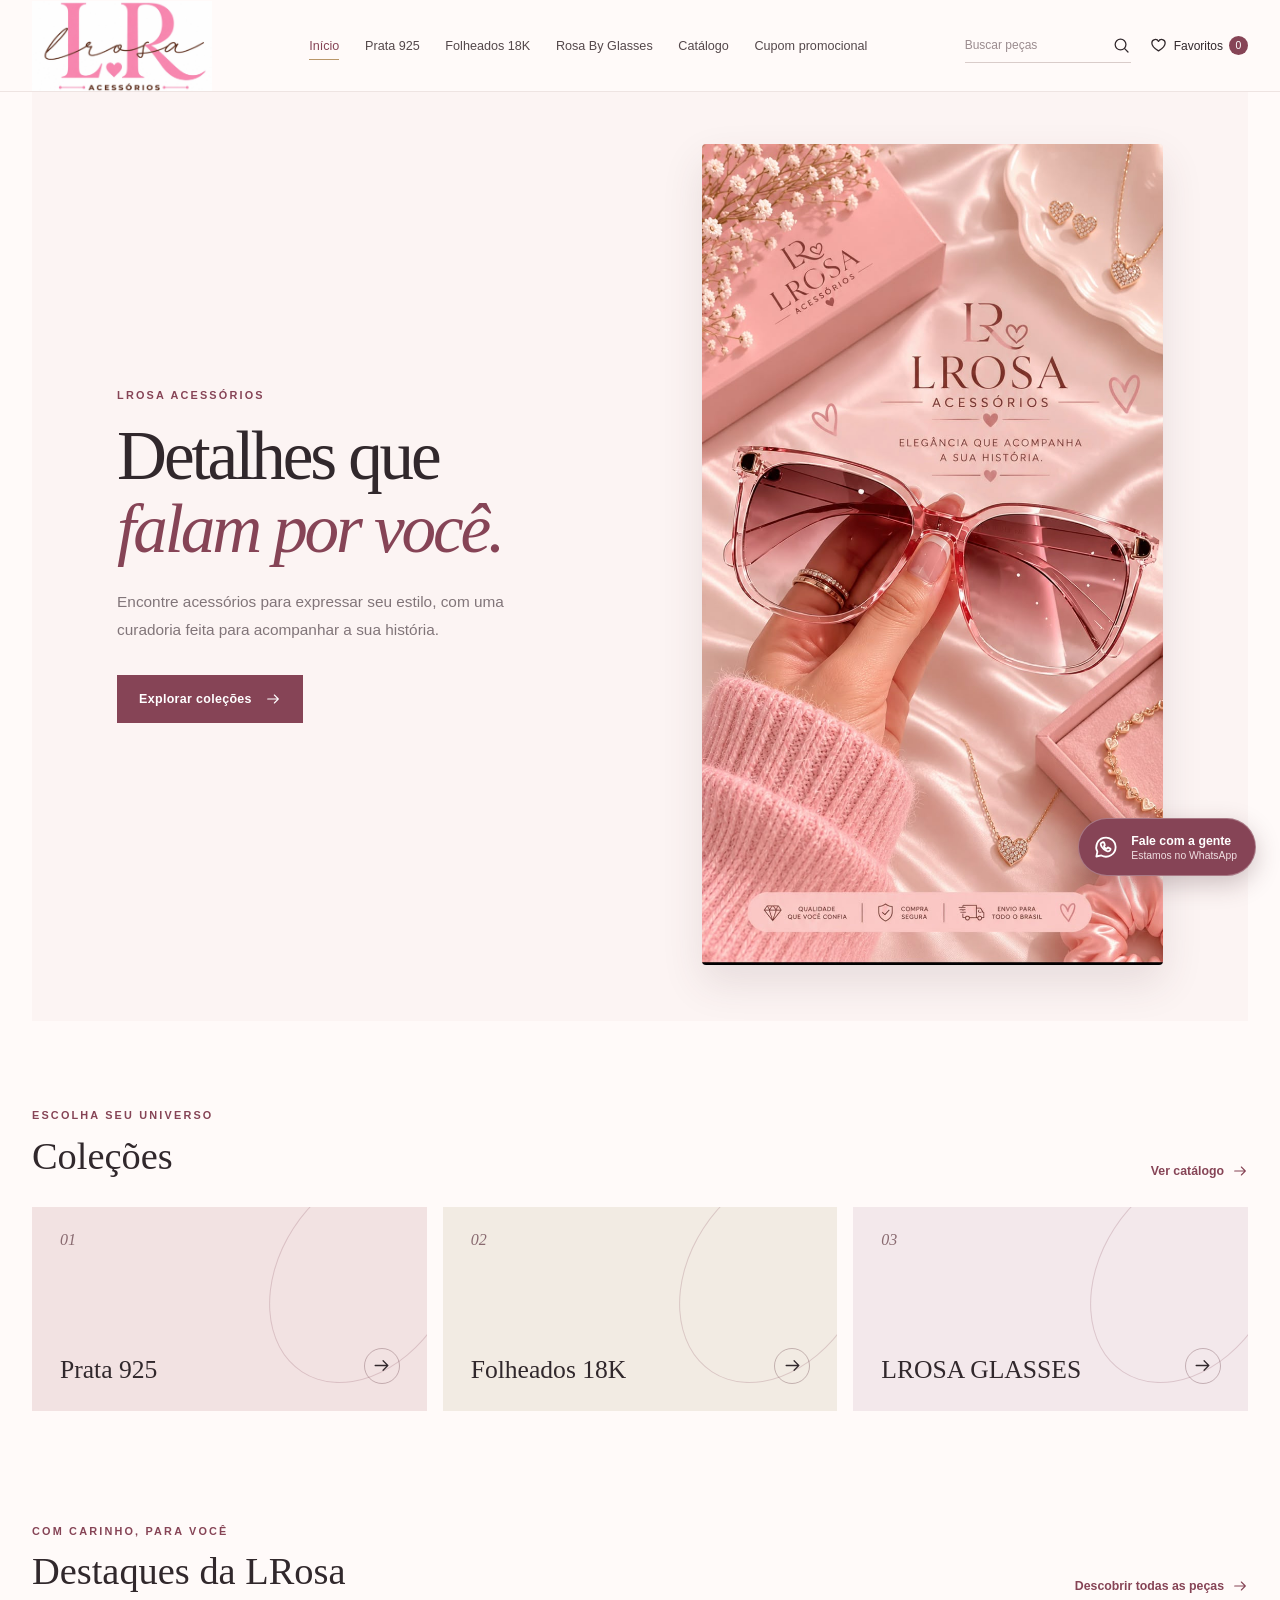
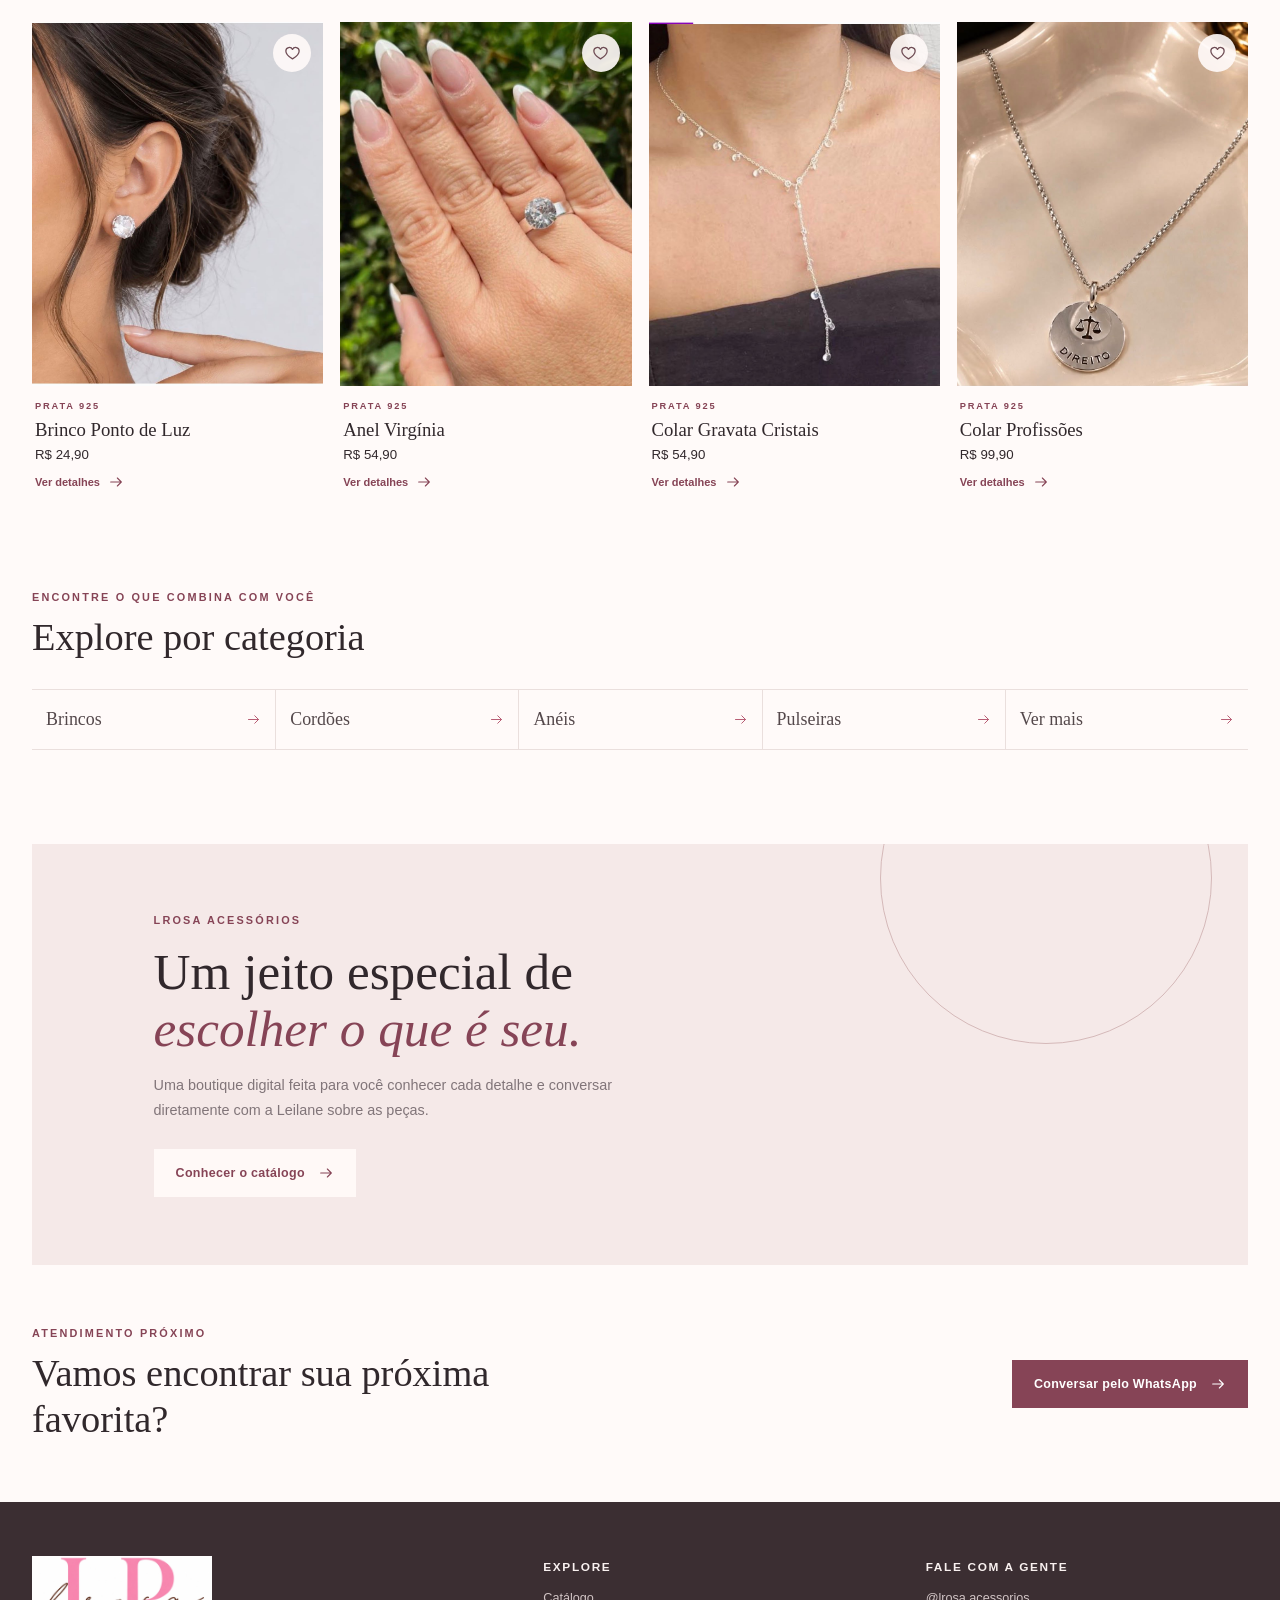
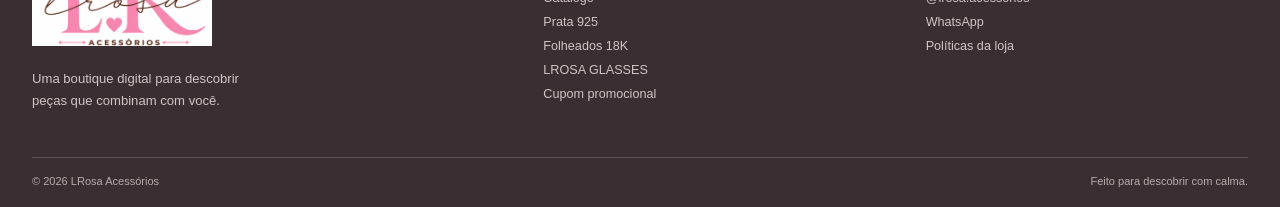
<file: index.html>
<!doctype html>
<html lang="pt-BR">
<head>
  <meta charset="utf-8">
  <meta name="viewport" content="width=device-width, initial-scale=1">
  <meta name="description" content="Conheça a LRosa Acessórios e descubra nossas coleções. Consulte as peças diretamente com a Leilane pelo WhatsApp.">
  <meta name="theme-color" content="#fffaf9">
  <link rel="icon" type="image/webp" sizes="512x512" href="images/favicon.webp">
  <link rel="apple-touch-icon" sizes="512x512" href="images/favicon.webp">
  <meta name="apple-mobile-web-app-title" content="LRosa Acessórios">
  <title>LRosa Acessórios | Boutique digital</title>
  <link rel="stylesheet" href="assets/css/styles.css">
  <script src="assets/js/data.js" defer></script>
  <script src="assets/js/products.js" defer></script>
  <script src="assets/js/app.js" defer></script>
</head>
<body data-page="home">
  <a class="skip-link" href="#conteudo">Pular para o conteúdo</a>
  <div id="site-header"></div>
  <main id="conteudo" class="page-content"></main>
  <div id="site-footer"></div>
</body>
</html>
</file>
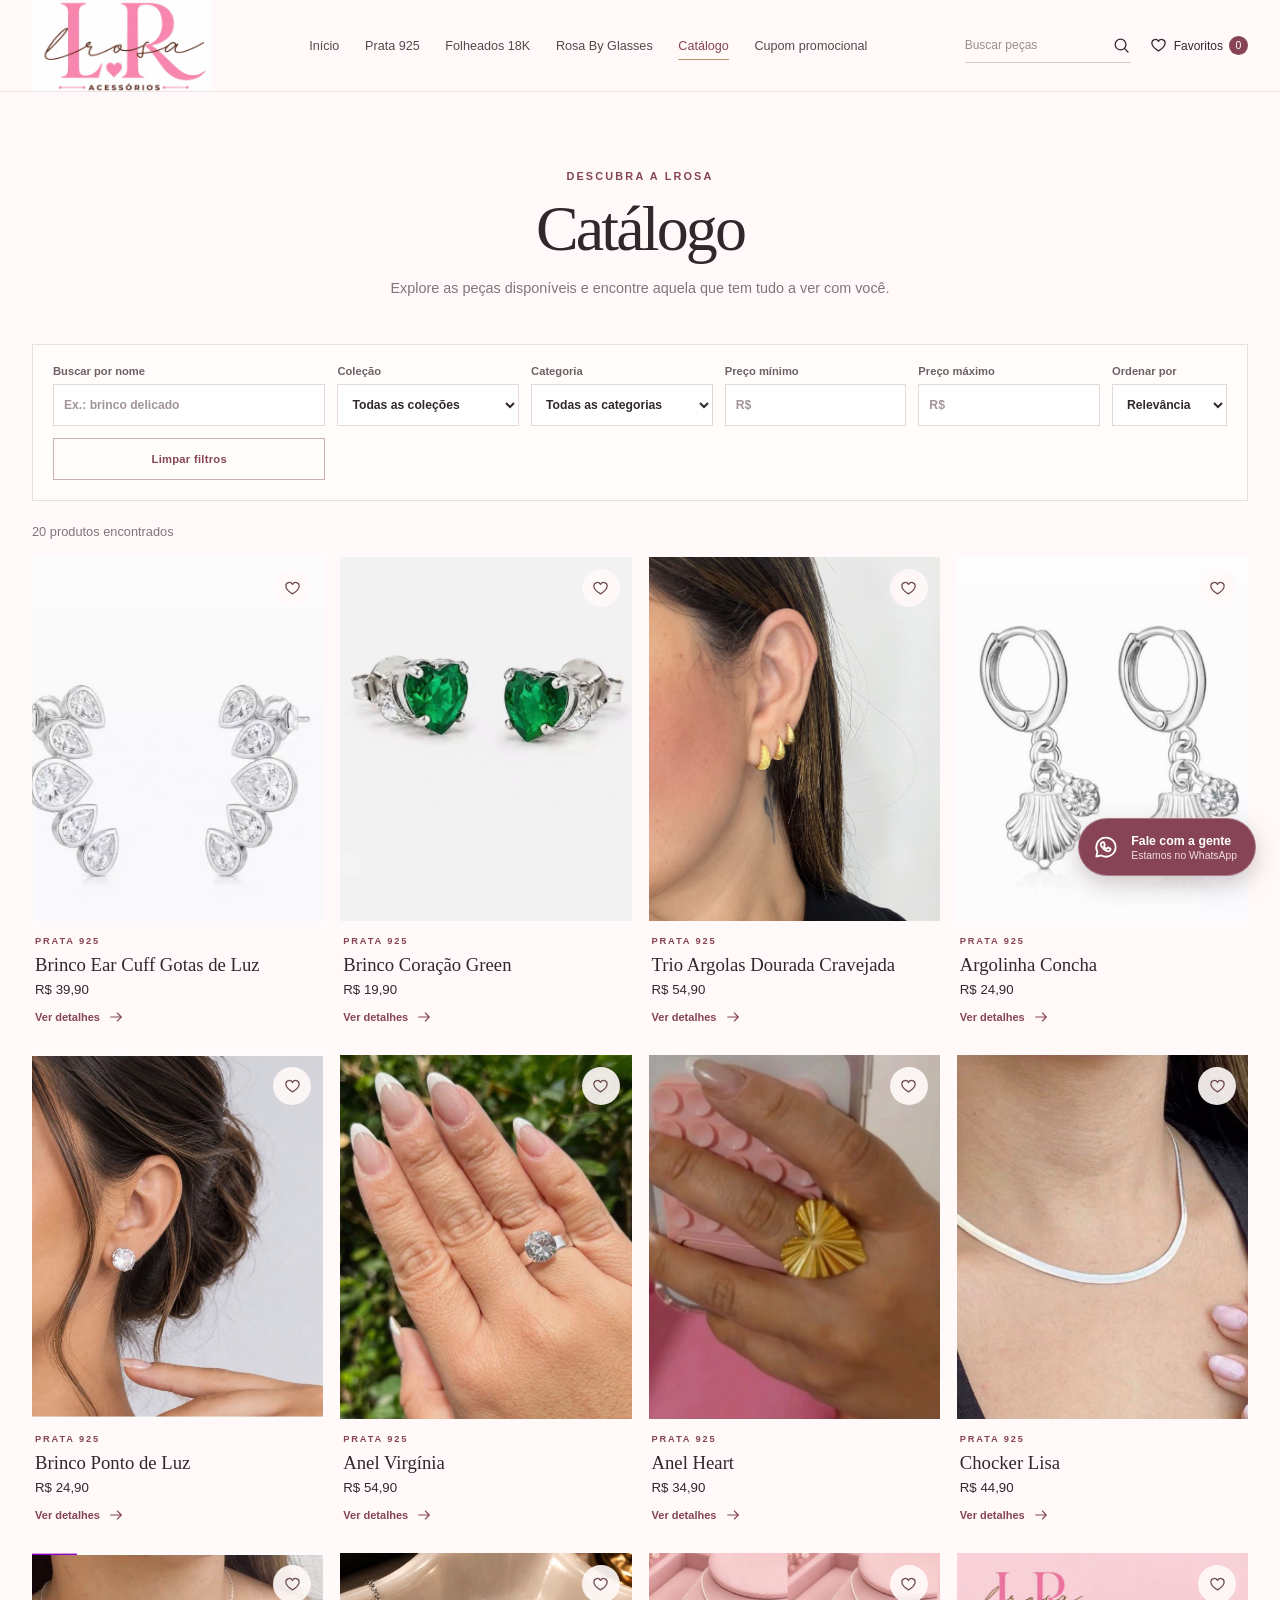
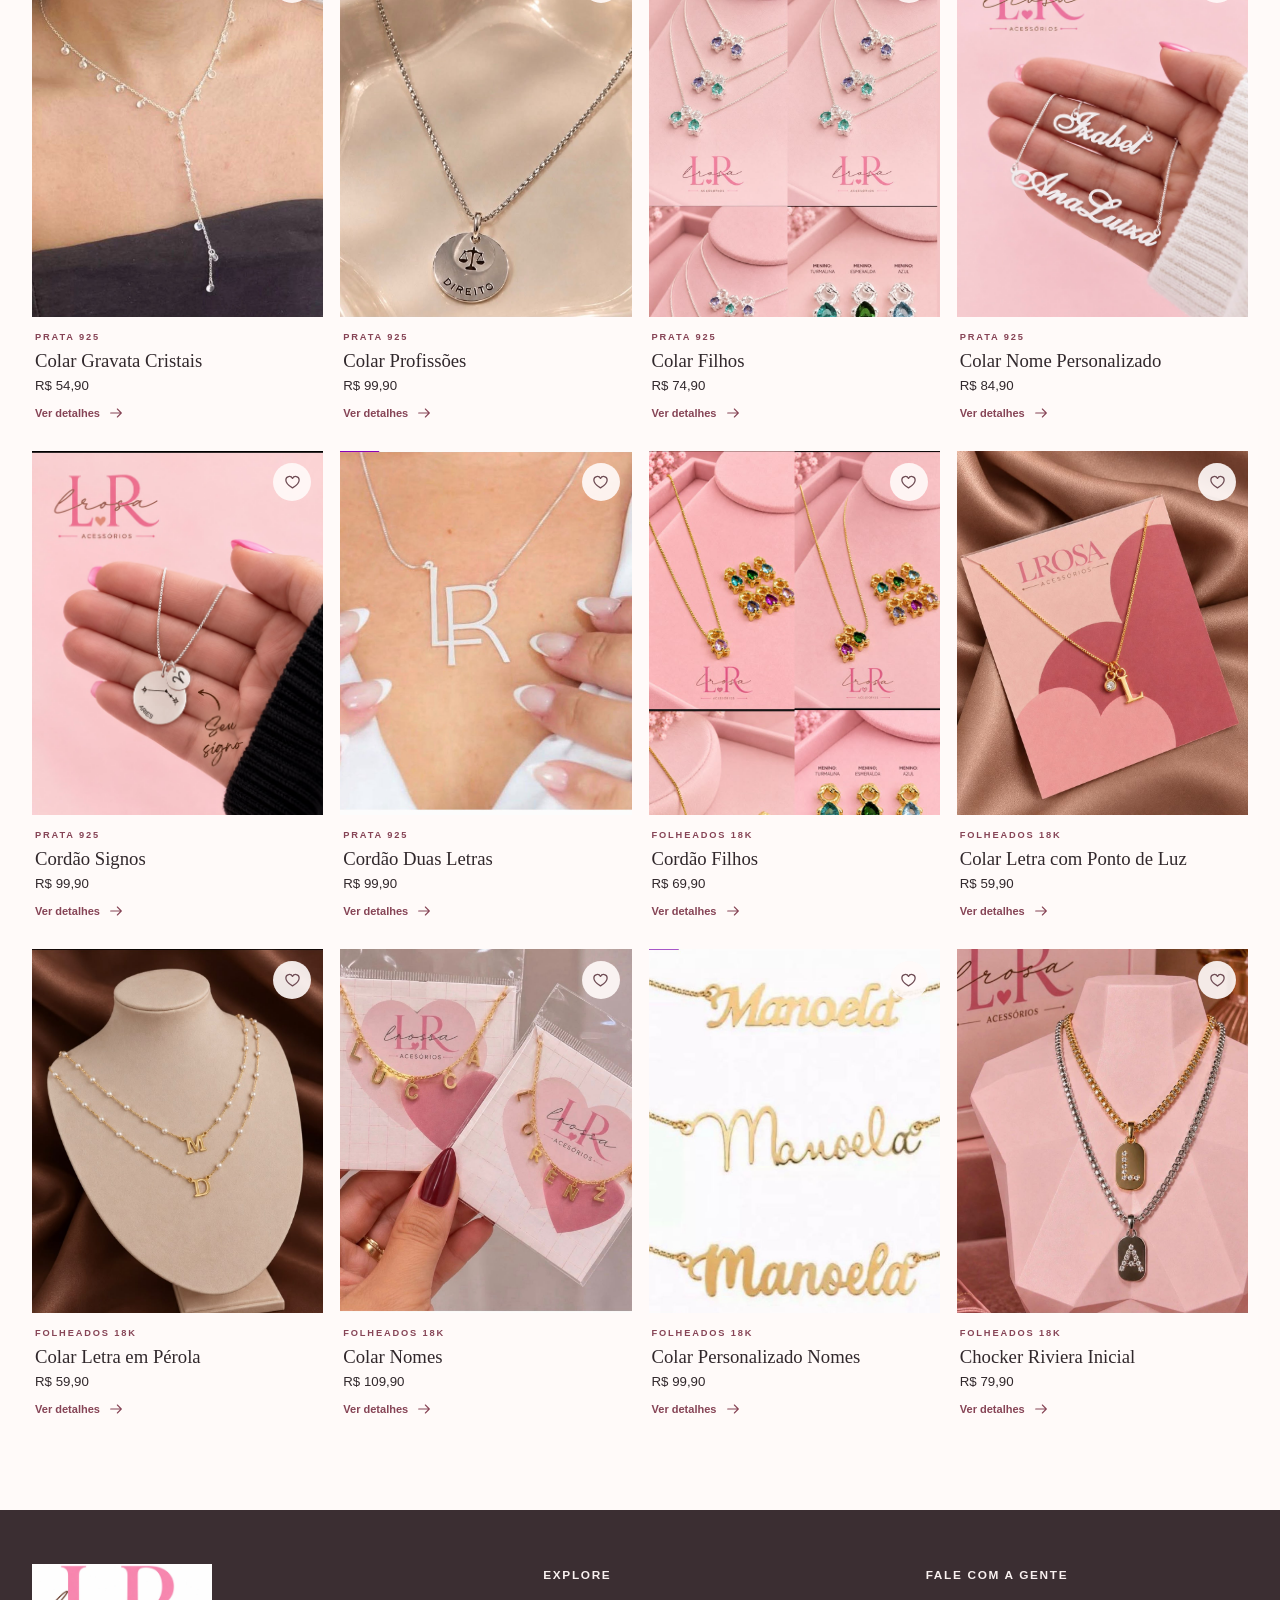
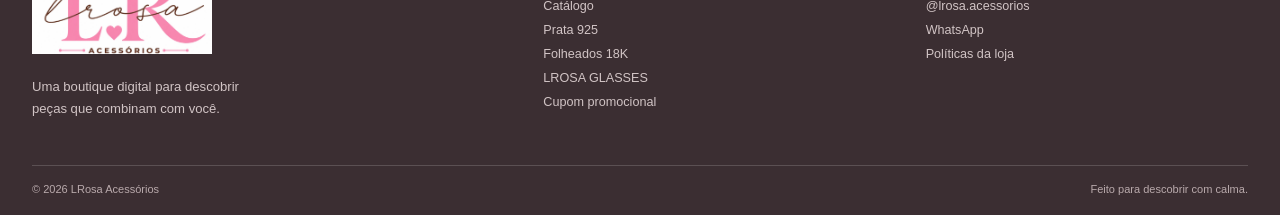
<file: catalogo.html>
<!doctype html>
<html lang="pt-BR">
<head>
  <meta charset="utf-8">
  <meta name="viewport" content="width=device-width, initial-scale=1">
  <meta name="description" content="Explore o catálogo da LRosa Acessórios e encontre sua próxima peça favorita.">
  <meta name="theme-color" content="#fffaf9">
  <link rel="icon" type="image/webp" sizes="512x512" href="images/favicon.webp">
  <link rel="apple-touch-icon" sizes="512x512" href="images/favicon.webp">
  <meta name="apple-mobile-web-app-title" content="LRosa Acessórios">
  <title>Catálogo | LRosa Acessórios</title>
  <link rel="stylesheet" href="assets/css/styles.css">
  <script src="assets/js/data.js" defer></script>
  <script src="assets/js/products.js" defer></script>
  <script src="assets/js/app.js" defer></script>
</head>
<body data-page="catalog">
  <a class="skip-link" href="#conteudo">Pular para o conteúdo</a>
  <div id="site-header"></div>
  <main id="conteudo" class="page-content"></main>
  <div id="site-footer"></div>
</body>
</html>
</file>
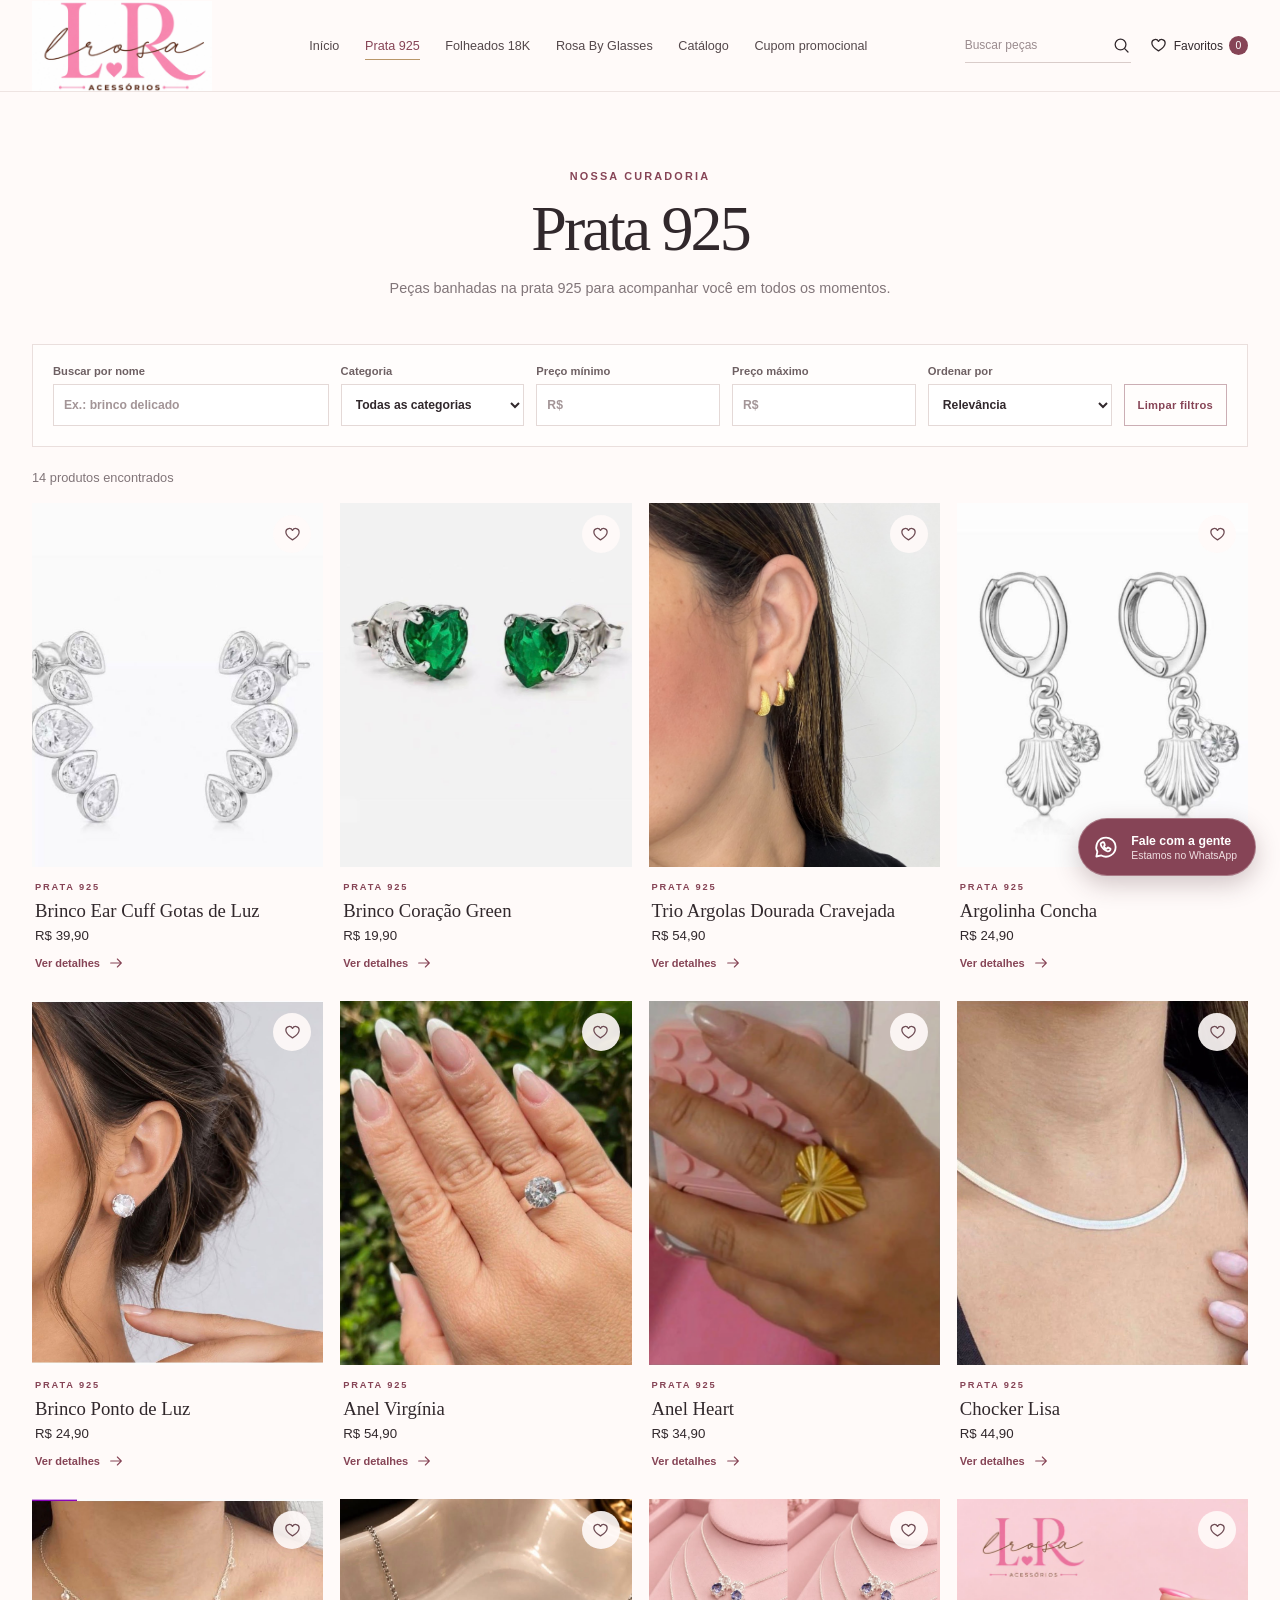
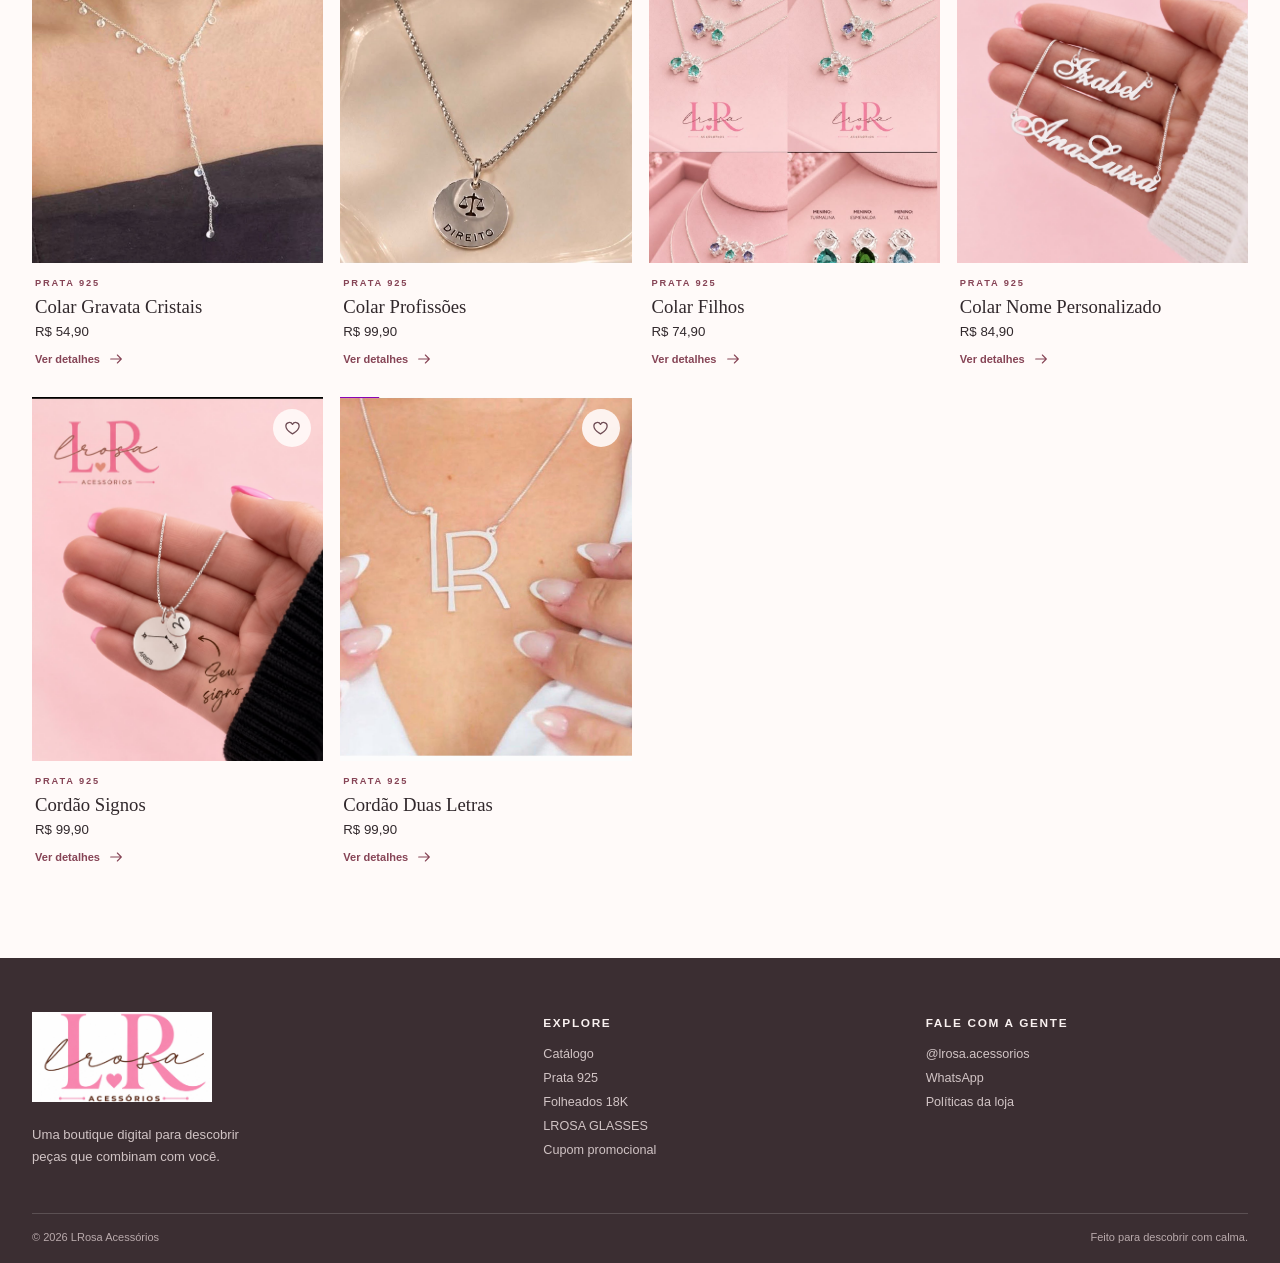
<file: colecao.html>
<!doctype html>
<html lang="pt-BR">
<head>
  <meta charset="utf-8">
  <meta name="viewport" content="width=device-width, initial-scale=1">
  <meta name="description" content="Descubra as coleções da LRosa Acessórios.">
  <meta name="theme-color" content="#fffaf9">
  <link rel="icon" type="image/webp" sizes="512x512" href="images/favicon.webp">
  <link rel="apple-touch-icon" sizes="512x512" href="images/favicon.webp">
  <meta name="apple-mobile-web-app-title" content="LRosa Acessórios">
  <title>Coleção | LRosa Acessórios</title>
  <link rel="stylesheet" href="assets/css/styles.css">
  <script src="assets/js/data.js" defer></script>
  <script src="assets/js/products.js" defer></script>
  <script src="assets/js/app.js" defer></script>
</head>
<body data-page="collection">
  <a class="skip-link" href="#conteudo">Pular para o conteúdo</a>
  <div id="site-header"></div>
  <main id="conteudo" class="page-content"></main>
  <div id="site-footer"></div>
</body>
</html>
</file>
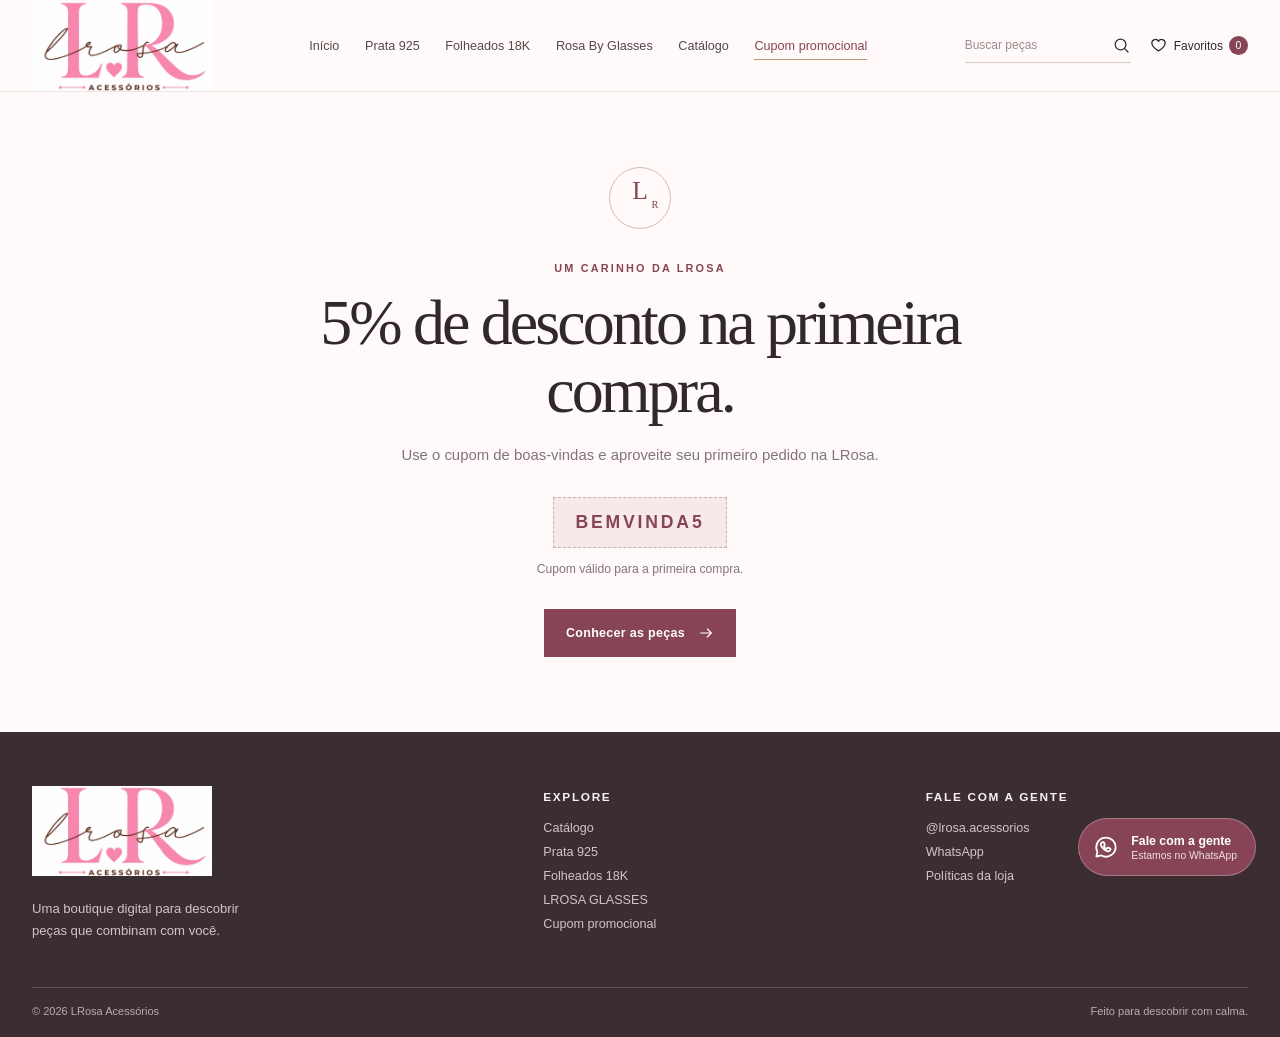
<file: cupons.html>
<!doctype html>
<html lang="pt-BR">
<head>
  <meta charset="utf-8">
  <meta name="viewport" content="width=device-width, initial-scale=1">
  <meta name="description" content="Em breve, condições especiais da LRosa Acessórios.">
  <meta name="theme-color" content="#fffaf9">
  <link rel="icon" type="image/webp" sizes="512x512" href="images/favicon.webp">
  <link rel="apple-touch-icon" sizes="512x512" href="images/favicon.webp">
  <meta name="apple-mobile-web-app-title" content="LRosa Acessórios">
  <title>Cupom promocional | LRosa Acessórios</title>
  <link rel="stylesheet" href="assets/css/styles.css">
  <script src="assets/js/data.js" defer></script>
  <script src="assets/js/products.js" defer></script>
  <script src="assets/js/app.js" defer></script>
</head>
<body data-page="coupons">
  <a class="skip-link" href="#conteudo">Pular para o conteúdo</a>
  <div id="site-header"></div>
  <main id="conteudo" class="page-content"></main>
  <div id="site-footer"></div>
</body>
</html>
</file>
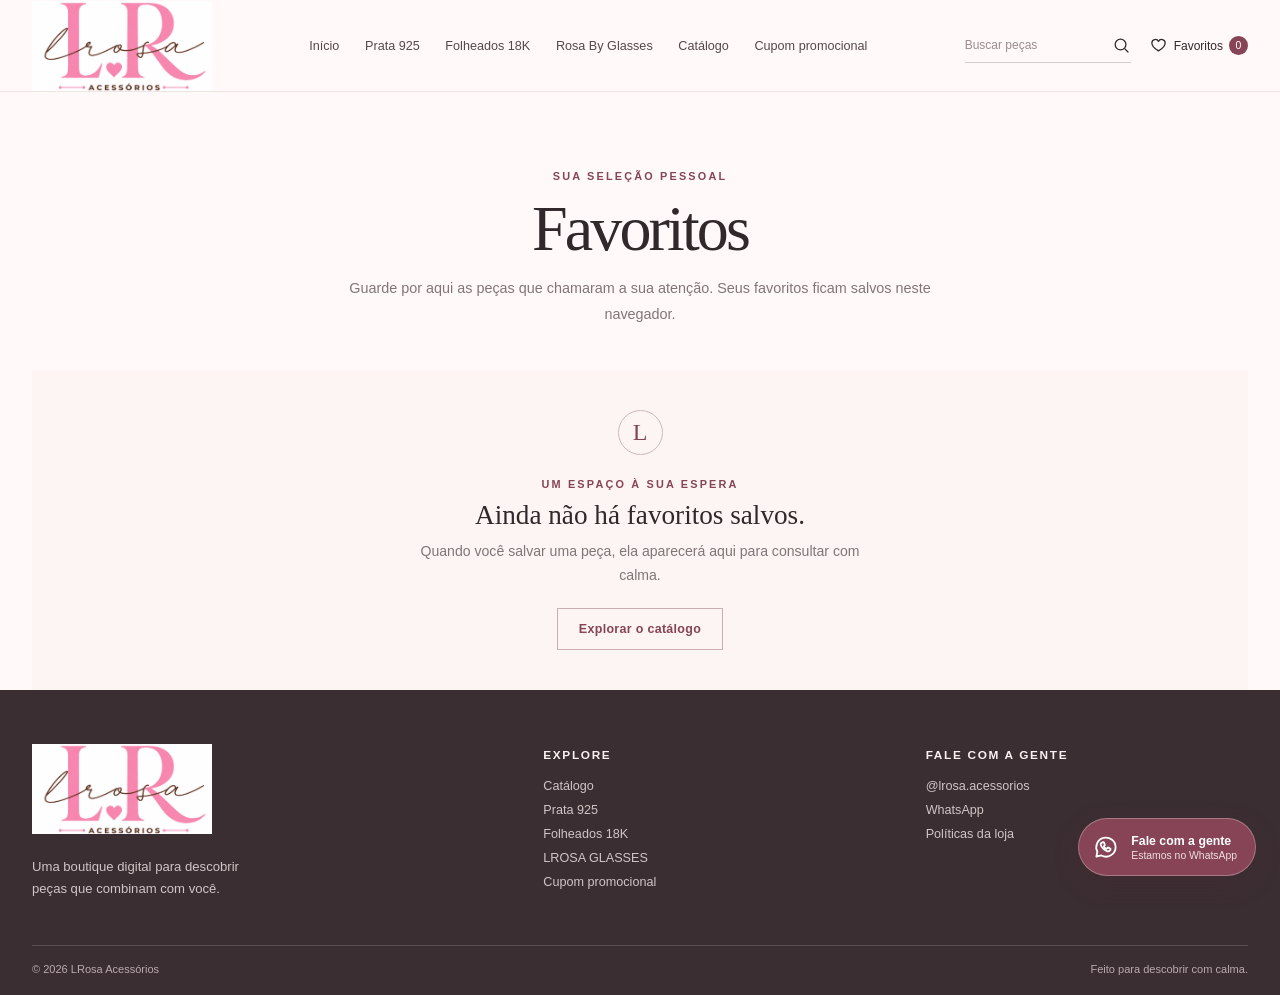
<file: favoritos.html>
<!doctype html>
<html lang="pt-BR">
<head>
  <meta charset="utf-8">
  <meta name="viewport" content="width=device-width, initial-scale=1">
  <meta name="description" content="Veja os produtos que você salvou como favoritos na LRosa Acessórios.">
  <meta name="theme-color" content="#fffaf9">
  <link rel="icon" type="image/webp" sizes="512x512" href="images/favicon.webp">
  <link rel="apple-touch-icon" sizes="512x512" href="images/favicon.webp">
  <meta name="apple-mobile-web-app-title" content="LRosa Acessórios">
  <title>Favoritos | LRosa Acessórios</title>
  <link rel="stylesheet" href="assets/css/styles.css">
  <script src="assets/js/data.js" defer></script>
  <script src="assets/js/products.js" defer></script>
  <script src="assets/js/app.js" defer></script>
</head>
<body data-page="favorites">
  <a class="skip-link" href="#conteudo">Pular para o conteúdo</a>
  <div id="site-header"></div>
  <main id="conteudo" class="page-content"></main>
  <div id="site-footer"></div>
</body>
</html>
</file>
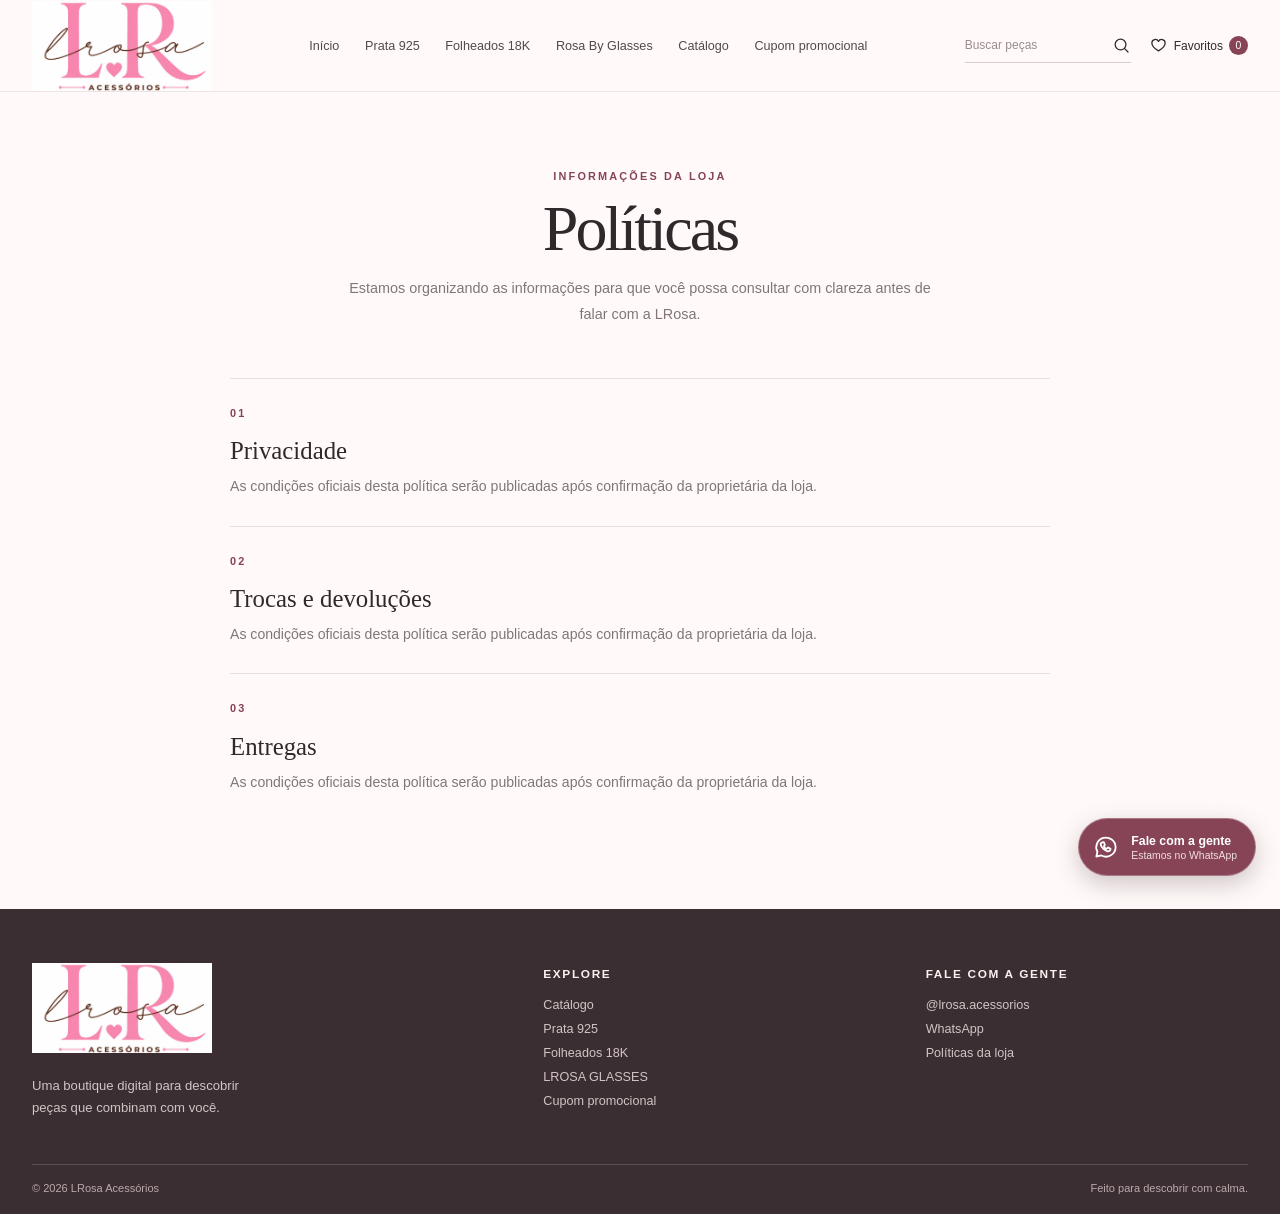
<file: politicas.html>
<!doctype html>
<html lang="pt-BR">
<head>
  <meta charset="utf-8">
  <meta name="viewport" content="width=device-width, initial-scale=1">
  <meta name="description" content="Consulte as políticas da LRosa Acessórios.">
  <meta name="theme-color" content="#fffaf9">
  <link rel="icon" type="image/webp" sizes="512x512" href="images/favicon.webp">
  <link rel="apple-touch-icon" sizes="512x512" href="images/favicon.webp">
  <meta name="apple-mobile-web-app-title" content="LRosa Acessórios">
  <title>Políticas | LRosa Acessórios</title>
  <link rel="stylesheet" href="assets/css/styles.css">
  <script src="assets/js/data.js" defer></script>
  <script src="assets/js/products.js" defer></script>
  <script src="assets/js/app.js" defer></script>
</head>
<body data-page="policies">
  <a class="skip-link" href="#conteudo">Pular para o conteúdo</a>
  <div id="site-header"></div>
  <main id="conteudo" class="page-content"></main>
  <div id="site-footer"></div>
</body>
</html>
</file>
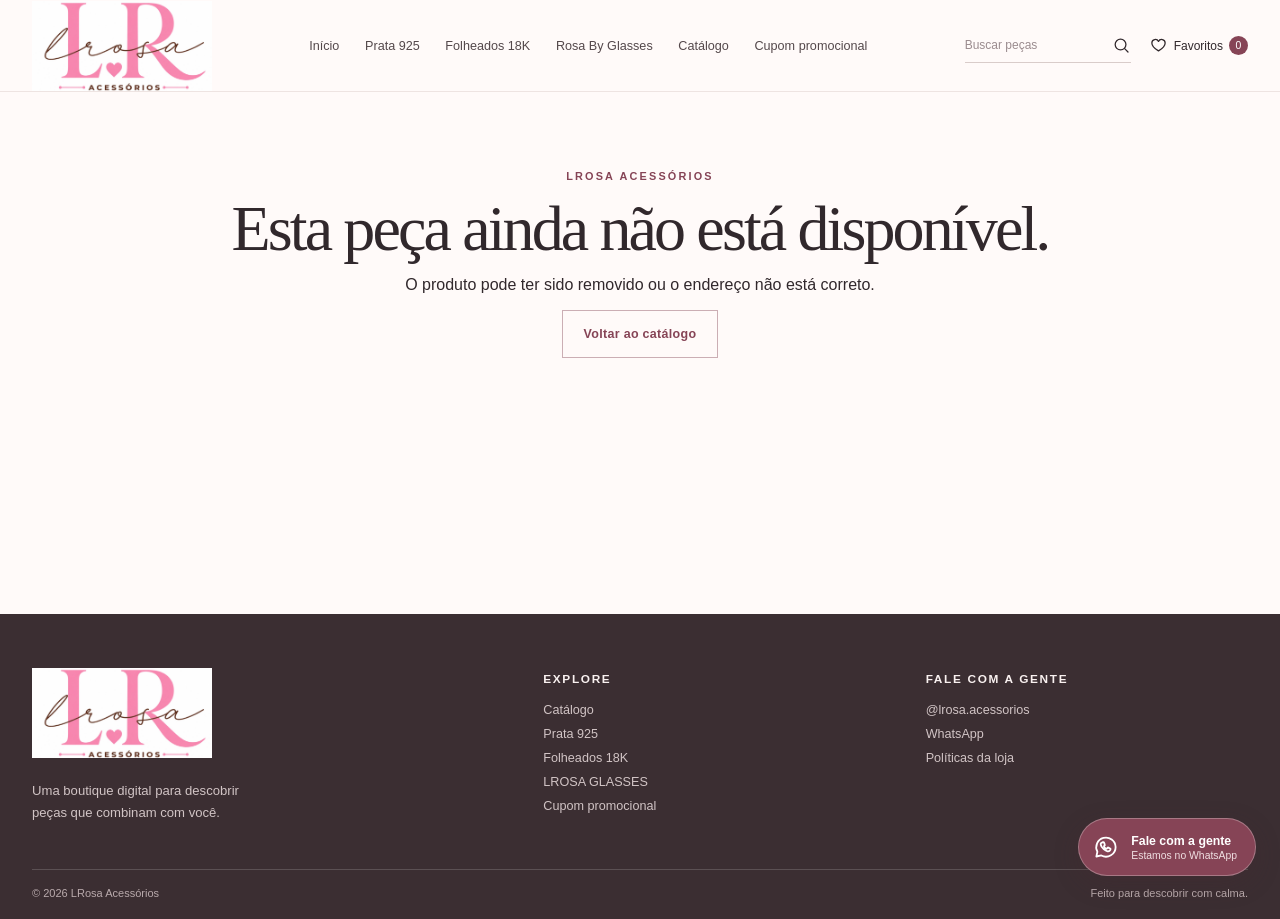
<file: produto.html>
<!doctype html>
<html lang="pt-BR">
<head>
  <meta charset="utf-8">
  <meta name="viewport" content="width=device-width, initial-scale=1">
  <meta name="description" content="Detalhes de produtos da LRosa Acessórios.">
  <meta name="theme-color" content="#fffaf9">
  <link rel="icon" type="image/webp" sizes="512x512" href="images/favicon.webp">
  <link rel="apple-touch-icon" sizes="512x512" href="images/favicon.webp">
  <meta name="apple-mobile-web-app-title" content="LRosa Acessórios">
  <title>Produto | LRosa Acessórios</title>
  <link rel="stylesheet" href="assets/css/styles.css">
  <script src="assets/js/data.js" defer></script>
  <script src="assets/js/products.js" defer></script>
  <script src="assets/js/app.js" defer></script>
</head>
<body data-page="product">
  <a class="skip-link" href="#conteudo">Pular para o conteúdo</a>
  <div id="site-header"></div>
  <main id="conteudo" class="page-content"></main>
  <div id="site-footer"></div>
</body>
</html>
</file>
<file: assets/css/styles.css>
:root {
  color-scheme: light;
  --ink: #31282c;
  --muted: #817579;
  --rose: #b85e75;
  --rose-dark: #864456;
  --rose-pale: #f7e9e9;
  --rose-wash: #fcf4f3;
  --cream: #fffaf9;
  --line: #eadfdd;
  --gold: #b99769;
  --serif: "Playfair Display", Georgia, serif;
  --sans: "DM Sans", "Segoe UI", sans-serif;
  font-family: var(--sans);
  color: var(--ink);
  background: var(--cream);
  font-synthesis: none;
  text-rendering: optimizeLegibility;
}

* { box-sizing: border-box; }
body { margin: 0; min-width: 320px; background: var(--cream); }
a { color: inherit; text-decoration: none; }
button, input, select { font: inherit; }
button, a, input, select { -webkit-tap-highlight-color: transparent; }
button { color: inherit; }
svg { width: 19px; height: 19px; flex: 0 0 auto; }
.visually-hidden { position: absolute; width: 1px; height: 1px; padding: 0; margin: -1px; overflow: hidden; clip: rect(0, 0, 0, 0); white-space: nowrap; border: 0; }
.skip-link { position: fixed; z-index: 20; top: 10px; left: 10px; transform: translateY(-150%); background: white; padding: 12px 16px; border: 1px solid var(--line); }
.skip-link:focus { transform: translateY(0); }
:focus-visible { outline: 3px solid #9e5266; outline-offset: 3px; }

.announcement { padding: 9px 16px; text-align: center; color: white; background: var(--rose-dark); font-size: .74rem; letter-spacing: .08em; }
.site-header { position: relative; z-index: 5; background: rgba(255,250,249,.97); border-bottom: 1px solid rgba(234,223,221,.8); }
.header-inner { width: min(1240px, calc(100% - 64px)); min-height: 91px; margin: auto; display: grid; grid-template-columns: 180px 1fr auto; align-items: center; gap: 28px; }
.wordmark { display: inline-flex; width: max-content; align-items: center; }
.wordmark-image { display: block; width: 180px; height: 90px; max-width: 100%; object-fit: cover; object-position: center 49%; }
.main-nav { display: flex; align-items: center; justify-content: center; gap: clamp(15px, 2vw, 28px); }
.main-nav a { position: relative; padding: 8px 0; color: #54484b; font-size: .79rem; white-space: nowrap; transition: color .2s ease; }
.main-nav a:hover, .main-nav a[aria-current="page"] { color: var(--rose-dark); }
.main-nav a[aria-current="page"]::after { position: absolute; bottom: 1px; left: 0; width: 100%; height: 1px; background: var(--gold); content: ""; }
.header-actions { display: flex; align-items: center; gap: 18px; }
.header-search { display: flex; align-items: center; width: 166px; border-bottom: 1px solid #d9ccca; }
.header-search input { width: 100%; min-width: 0; border: 0; outline: 0; padding: 8px 0; color: var(--ink); background: transparent; font-size: .75rem; }
.header-search input::placeholder { color: #9b8c8f; }
.icon-button { display: inline-grid; place-items: center; padding: 7px; border: 0; background: transparent; cursor: pointer; }
.header-search .icon-button { padding-right: 0; }
.favorites-link { display: inline-flex; align-items: center; gap: 6px; font-size: .75rem; white-space: nowrap; }
.favorite-count { display: grid; min-width: 19px; height: 19px; place-items: center; padding: 0 4px; border-radius: 50%; color: white; background: var(--rose-dark); font-size: .65rem; }
.menu-toggle { display: none; }

.page-content { width: min(1240px, calc(100% - 64px)); margin: 0 auto; min-height: 58vh; }
.hero { min-height: 510px; display: grid; grid-template-columns: 1fr .92fr; align-items: center; gap: 8%; padding: 52px 7% 56px; background: var(--rose-wash); overflow: hidden; }
.hero-copy { max-width: 520px; padding: 14px 0; }
.eyebrow { margin: 0 0 16px; color: var(--rose-dark); font-size: .68rem; font-weight: 600; letter-spacing: .2em; line-height: 1.5; text-transform: uppercase; }
h1, h2, h3, p { margin-top: 0; }
.hero h1, .page-intro h1, .collection-preparing h1, .coupon-page h1 { margin: 0 0 22px; font: 500 clamp(2.8rem, 5.4vw, 5.1rem)/1.06 var(--serif); letter-spacing: -.045em; }
.hero h1 em, .collection-preparing h1 em, .coupon-page h1 em, .story-band h2 em { color: var(--rose-dark); font-weight: 500; }
.hero-copy > p:not(.eyebrow) { max-width: 420px; margin-bottom: 30px; color: var(--muted); font-size: .96rem; line-height: 1.85; }
.button { min-height: 48px; display: inline-flex; align-items: center; justify-content: center; gap: 13px; padding: 0 21px; border: 1px solid transparent; cursor: pointer; font-size: .78rem; font-weight: 600; letter-spacing: .025em; transition: background .2s, color .2s, border-color .2s, transform .2s; }
.button:hover { transform: translateY(-1px); }
.button-dark { color: white; background: var(--rose-dark); }
.button-dark:hover { background: #713749; }
.button-light { color: var(--rose-dark); background: #fff9f7; }
.button-outline { color: var(--rose-dark); border-color: #cbaeb4; background: transparent; }
.button-outline:hover { background: white; border-color: var(--rose-dark); }
.button svg, .text-link svg { width: 16px; height: 16px; }
.button-wide { width: 100%; }

.hero-art { justify-self: center; width: min(100%, 470px); overflow: hidden; border-radius: 4px; box-shadow: 0 18px 42px rgba(85, 50, 57, .12); }
.hero-image { display: block; width: 100%; height: auto; }

.section-block { padding: 86px 0 12px; }
.section-heading { display: flex; align-items: end; justify-content: space-between; gap: 20px; margin-bottom: 28px; }
.section-heading .eyebrow { margin-bottom: 9px; }
.section-heading h2, .contact-strip h2 { margin: 0; font: 500 clamp(1.8rem, 3vw, 2.6rem)/1.2 var(--serif); }
.text-link { display: inline-flex; align-items: center; gap: 8px; width: max-content; color: var(--rose-dark); font-size: .77rem; font-weight: 600; }
.text-link:hover { color: #613042; }
.collection-grid { display: grid; grid-template-columns: repeat(3, 1fr); gap: 16px; }
.collection-card { position: relative; min-height: 204px; display: flex; flex-direction: column; justify-content: end; padding: 26px 28px; overflow: hidden; background: #f2e2e2; }
.collection-card::after { position: absolute; top: -48px; right: -24px; width: 170px; height: 230px; border: 1px solid rgba(142,86,102,.24); border-radius: 50%; transform: rotate(33deg); content: ""; transition: transform .45s; }
.collection-card:hover::after { transform: rotate(18deg) scale(1.07); }
.collection-card-2 { background: #f2ebe3; }
.collection-card-3 { background: #f3e8eb; }
.collection-index { position: absolute; top: 24px; left: 28px; color: #896a70; font: italic 1rem var(--serif); }
.collection-card-name { position: relative; z-index: 1; font: 500 1.6rem var(--serif); }
.collection-card-arrow { position: absolute; z-index: 1; right: 27px; bottom: 27px; display: grid; width: 36px; height: 36px; place-items: center; border: 1px solid rgba(109,70,79,.35); border-radius: 50%; }
.featured-section { padding-top: 100px; }
.empty-state { min-height: 250px; display: flex; flex-direction: column; align-items: center; justify-content: center; padding: 40px 24px; background: #fcf5f3; text-align: center; }
.empty-mark { width: 45px; height: 45px; display: grid; place-items: center; margin-bottom: 21px; border: 1px solid #d2b8b9; border-radius: 50%; color: var(--rose-dark); font: 1.5rem var(--serif); }
.empty-state .eyebrow { margin-bottom: 8px; }
.empty-state h2 { margin-bottom: 9px; font: 500 1.7rem var(--serif); }
.empty-state > p:not(.eyebrow) { max-width: 480px; margin-bottom: 20px; color: var(--muted); font-size: .88rem; line-height: 1.7; }
.empty-state .button { min-height: 42px; }
.categories-section { padding-top: 84px; padding-bottom: 94px; }
.category-list { display: grid; grid-template-columns: repeat(5, 1fr); border-top: 1px solid var(--line); border-bottom: 1px solid var(--line); }
.category-list a, .category-more-toggle { display: flex; align-items: center; justify-content: space-between; gap: 8px; padding: 19px 14px; color: #54484b; font: 1.12rem var(--serif); }
.category-list a + a { border-left: 1px solid var(--line); }
.category-list a svg, .category-more-toggle svg { width: 15px; color: var(--rose); }
.category-more-toggle { border: 0; border-left: 1px solid var(--line); background: transparent; cursor: pointer; text-align: left; }
.category-extra { display: none !important; }
.category-list.is-expanded .category-extra { display: flex !important; }
.story-band { position: relative; padding: 68px 10%; overflow: hidden; color: var(--ink); background: #f5e9e8; }
.story-band::after { position: absolute; top: -132px; right: 3%; width: 330px; height: 330px; border: 1px solid #d5b9b9; border-radius: 50%; content: ""; }
.story-band .eyebrow { margin-bottom: 15px; }
.story-band h2 { margin: 0 0 15px; font: 500 clamp(2rem, 4vw, 3.4rem)/1.12 var(--serif); }
.story-band > p:not(.eyebrow) { max-width: 470px; margin-bottom: 25px; color: var(--muted); font-size: .9rem; line-height: 1.8; }
.contact-strip { display: flex; align-items: center; justify-content: space-between; gap: 24px; padding: 60px 0; }
.contact-strip .eyebrow { margin-bottom: 8px; }
.contact-strip h2 { max-width: 530px; }
.muted { color: var(--muted); font-size: .83rem; line-height: 1.7; }

.site-footer { padding: 54px max(32px, calc((100% - 1240px) / 2)) 20px; color: #f9f1f0; background: #3b2e32; }
.footer-inner { display: grid; grid-template-columns: 1.4fr 1fr 1fr; gap: 60px; padding-bottom: 44px; }
.wordmark-footer .wordmark-image { width: 180px; height: 90px; }
.footer-brand p { max-width: 245px; margin: 18px 0 0; color: #d1c4c5; font-size: .82rem; line-height: 1.7; }
.footer-column { display: flex; flex-direction: column; align-items: start; gap: 10px; }
.footer-column h2 { margin: 4px 0 7px; font-size: .74rem; font-weight: 600; letter-spacing: .14em; text-transform: uppercase; }
.footer-column a, .footer-column .muted { color: #d1c4c5; font-size: .79rem; }
.footer-column a:hover { color: white; }
.footer-bottom { display: flex; justify-content: space-between; gap: 16px; padding-top: 17px; border-top: 1px solid rgba(255,255,255,.16); color: #b9aaac; font-size: .69rem; }

.page-intro { padding: 76px 0 42px; text-align: center; }
.page-intro .eyebrow { margin-bottom: 11px; }
.page-intro h1 { margin-bottom: 13px; font-size: clamp(2.5rem, 5vw, 4rem); }
.page-intro > p:last-child { max-width: 600px; margin: auto; color: var(--muted); font-size: .9rem; line-height: 1.8; }
.catalog-section { padding-bottom: 90px; }
.filters { display: grid; grid-template-columns: minmax(190px, 1.5fr) repeat(4, minmax(120px, 1fr)) auto; align-items: end; gap: 12px; padding: 20px; border: 1px solid var(--line); background: #fffdfc; }
.filters label { display: flex; flex-direction: column; gap: 7px; color: #6e6063; font-size: .7rem; font-weight: 600; }
.filters input, .filters select { width: 100%; min-height: 42px; padding: 0 10px; border: 1px solid #e4d9d7; border-radius: 0; color: var(--ink); background: white; font-size: .76rem; }
.filters input::placeholder { color: #a39597; }
.filter-clear { min-height: 42px; padding: 0 13px; font-size: .7rem; }
.result-count { margin: 23px 0 18px; color: var(--muted); font-size: .8rem; }
.product-grid { display: grid; grid-template-columns: repeat(4, minmax(0, 1fr)); gap: 27px 17px; }
.product-card { min-width: 0; }
.product-image { position: relative; display: grid; aspect-ratio: 4 / 5; place-items: center; overflow: hidden; background: #f4e9e7; }
.product-image img { width: 100%; height: 100%; object-fit: cover; }
.product-image img[src$="/anel-02.jpg"], .detail-gallery img[src$="/anel-02.jpg"] { object-position: right center; }
.image-placeholder { width: 92px; height: 92px; display: grid; place-items: center; border: 1px solid #cdb0b3; border-radius: 50%; color: #91606b; font: 2rem var(--serif); }
.image-placeholder span { margin-top: -42px; margin-left: 32px; font-size: .75rem; }
.favorite-toggle { position: absolute; top: 12px; right: 12px; display: grid; width: 38px; height: 38px; place-items: center; border: 0; border-radius: 50%; color: #6f4d55; background: rgba(255,250,249,.91); cursor: pointer; }
.favorite-toggle svg { width: 19px; }
.favorite-toggle.is-favorite svg, .favorite-detail.is-favorite svg { fill: #b85e75; color: #b85e75; }
.product-card-copy { padding: 14px 3px 3px; }
.product-card-copy .eyebrow { margin-bottom: 5px; font-size: .58rem; }
.product-card h3 { margin: 0 0 6px; font: 500 1.17rem var(--serif); }
.product-price { margin: 0 0 10px; font-size: .83rem; }
.product-card .text-link { font-size: .69rem; }
.catalog-empty { grid-column: 1 / -1; }
.catalog-empty .empty-state { min-height: 300px; }
.favorites-actions { display: flex; justify-content: flex-end; margin-bottom: 24px; }
.breadcrumbs { display: flex; flex-wrap: wrap; gap: 9px; padding: 27px 0; color: var(--muted); font-size: .72rem; }
.breadcrumbs a:hover { color: var(--rose-dark); }
.product-detail { display: grid; grid-template-columns: 1.1fr .9fr; gap: 8%; padding: 15px 4% 90px; }
.detail-gallery { display: grid; grid-template-columns: repeat(2, 1fr); align-content: start; gap: 12px; }
.detail-gallery img, .detail-placeholder { width: 100%; aspect-ratio: 4 / 5; object-fit: cover; background: #f4e9e7; }
.detail-gallery img:only-child { grid-column: 1 / -1; width: min(100%, 520px); height: auto; aspect-ratio: auto; object-fit: contain; justify-self: center; }
.detail-copy { padding-top: 32px; }
.detail-copy h1 { margin: 0 0 13px; font: 500 clamp(2.2rem, 4vw, 3.4rem)/1.08 var(--serif); }
.detail-price { margin: 0 0 22px; font-size: 1.05rem; }
.old-price { margin-left: 10px; color: #9c8f91; font-size: .83rem; text-decoration: line-through; }
.detail-short, .detail-description p, .detail-description li { color: var(--muted); font-size: .88rem; line-height: 1.85; }
.detail-description { margin: 25px 0; }
.detail-description h2 { margin-bottom: 8px; font: 500 1.25rem var(--serif); }
.detail-description ul { padding-left: 20px; }
.favorite-detail { margin-top: 11px; }
.setup-note { padding: 13px; color: #66575a; background: var(--rose-wash); font-size: .78rem; line-height: 1.65; }
.collection-preparing { min-height: 540px; display: flex; flex-direction: column; align-items: center; justify-content: center; padding: 70px 20px; text-align: center; }
.collection-preparing h1 { max-width: 760px; }
.collection-preparing > p:not(.eyebrow) { max-width: 525px; margin: 0 0 27px; color: var(--muted); font-size: .91rem; line-height: 1.8; }
.coupon-page { min-height: 610px; display: flex; flex-direction: column; align-items: center; justify-content: center; padding: 75px 20px; text-align: center; }
.coupon-seal { width: 62px; height: 62px; display: grid; place-items: center; margin-bottom: 31px; border: 1px solid #d5bab8; border-radius: 50%; color: var(--rose-dark); font: 1.6rem var(--serif); }
.coupon-seal span { margin: -32px -30px 0 0; font-size: .65rem; }
.coupon-page .eyebrow { margin-bottom: 13px; }
.coupon-page h1 { max-width: 710px; margin-bottom: 17px; font-size: clamp(2.5rem, 5vw, 4rem); }
.coupon-page > p:not(.eyebrow) { max-width: 580px; margin: 0 0 28px; color: var(--muted); font-size: .93rem; line-height: 1.85; }
.coupon-code { margin: 0 0 10px; padding: 14px 22px; border: 1px dashed #cbaeb4; color: var(--rose-dark); background: var(--rose-pale); font-size: 1.1rem; font-weight: 700; letter-spacing: .16em; }
.coupon-note { margin: 0 0 28px !important; font-size: .76rem !important; }
.coupon-page .text-link { margin-top: 20px; }
.storage-warning { padding: 16px; color: #653a45; background: #f7e9e9; font-size: .86rem; }
.policy-list { max-width: 820px; margin: 0 auto; padding: 8px 0 88px; }
.policy-list article { padding: 26px 0; border-top: 1px solid var(--line); }
.policy-list article h2 { margin: 0 0 9px; font: 500 1.55rem var(--serif); }
.policy-list article > p:last-child { margin: 0; color: var(--muted); font-size: .88rem; line-height: 1.8; }
.site-notice { position: fixed; z-index: 30; right: 20px; bottom: 20px; max-width: calc(100% - 40px); padding: 14px 19px; color: white; background: #3b2e32; box-shadow: 0 6px 24px #0002; font-size: .82rem; opacity: 0; pointer-events: none; transform: translateY(8px); transition: opacity .2s, transform .2s; }
.site-notice.is-visible { opacity: 1; transform: translateY(0); }
.whatsapp-float { position: fixed; z-index: 25; right: 24px; bottom: 24px; display: inline-flex; align-items: center; gap: 11px; min-height: 58px; padding: 10px 18px 10px 14px; border: 1px solid rgba(255,255,255,.28); border-radius: 999px; color: white; background: var(--rose-dark); box-shadow: 0 8px 24px rgba(72, 39, 49, .25); transition: transform .2s ease, box-shadow .2s ease, background .2s ease; }
.whatsapp-float:hover { transform: translateY(-3px); background: #713749; box-shadow: 0 12px 28px rgba(72, 39, 49, .3); }
.whatsapp-float:focus-visible { outline-color: var(--gold); }
.whatsapp-float > svg { width: 27px; height: 27px; }
.whatsapp-float-copy { display: flex; flex-direction: column; gap: 2px; }
.whatsapp-float-copy strong { font-size: .77rem; font-weight: 600; }
.whatsapp-float-copy small { color: #f0dfe2; font-size: .65rem; }

@media (max-width: 1080px) {
  .header-inner { width: min(100% - 42px, 1240px); grid-template-columns: 150px 1fr auto; gap: 17px; }
  .header-inner .wordmark-image { width: 145px; height: 73px; }
  .main-nav { gap: 13px; }
  .main-nav a { font-size: .7rem; }
  .header-search { width: 130px; }
  .header-actions { gap: 10px; }
  .header-actions .favorites-link span:not(.favorite-count) { display: none; }
  .filters { grid-template-columns: repeat(3, 1fr); }
  .filters .filter-search { grid-column: span 2; }
}
@media (max-width: 900px) {
  .header-inner { position: relative; grid-template-columns: 1fr auto auto; }
  .menu-toggle { display: inline-grid; grid-column: 2; grid-row: 1; }
  .header-actions { grid-column: 3; grid-row: 1; gap: 8px; }
  .header-search { width: 37px; border: 0; }
  .header-search input { position: absolute; top: calc(100% + 9px); right: 0; z-index: 6; display: none; width: min(280px, 80vw); padding: 13px; border: 1px solid var(--line); background: white; box-shadow: 0 8px 20px #31282c12; }
  .header-search:focus-within input, .header-search.search-open input { display: block; }
  .header-search .icon-button { padding: 7px; }
  .header-actions .favorites-link span:not(.favorite-count) { display: none; }
  .favorites-link { gap: 0; }
  .main-nav { position: absolute; top: 100%; right: -21px; left: -21px; display: none; flex-direction: column; align-items: stretch; gap: 0; padding: 8px 22px 15px; border-top: 1px solid var(--line); background: var(--cream); box-shadow: 0 10px 15px #31282c0d; }
  .main-nav.is-open { display: flex; }
  .main-nav a { padding: 12px 4px; border-bottom: 1px solid #f0e7e5; font-size: .84rem; }
  .main-nav a[aria-current="page"]::after { display: none; }
}
@media (max-width: 760px) {
  .header-inner { position: relative; width: calc(100% - 36px); min-height: 76px; grid-template-columns: 1fr auto auto; gap: 12px; }
  .header-inner .wordmark-image { width: 150px; height: 75px; }
  .menu-toggle { display: inline-grid; grid-column: 2; grid-row: 1; }
  .header-actions { grid-column: 3; grid-row: 1; gap: 8px; }
  .header-search { width: 37px; border: 0; }
  .header-search input { position: absolute; top: calc(100% + 9px); right: 0; z-index: 6; display: none; width: min(280px, 80vw); padding: 13px; border: 1px solid var(--line); background: white; box-shadow: 0 8px 20px #31282c12; }
  .header-search:focus-within input, .header-search.search-open input { display: block; }
  .header-search .icon-button { padding: 7px; }
  .favorites-link { gap: 0; }
  .main-nav { position: absolute; top: 100%; right: -18px; left: -18px; display: none; flex-direction: column; align-items: stretch; gap: 0; padding: 8px 22px 15px; border-top: 1px solid var(--line); background: var(--cream); box-shadow: 0 10px 15px #31282c0d; }
  .main-nav.is-open { display: flex; }
  .main-nav a { padding: 12px 4px; border-bottom: 1px solid #f0e7e5; font-size: .84rem; }
  .main-nav a[aria-current="page"]::after { display: none; }
  .page-content { width: calc(100% - 36px); }
  .hero { min-height: auto; grid-template-columns: 1fr; gap: 22px; padding: 54px 8% 36px; }
  .hero-copy { position: relative; z-index: 1; }
  .hero h1 { font-size: clamp(2.8rem, 12vw, 4.2rem); }
  .hero-art { width: min(100%, 480px); }
  .whatsapp-float { right: 16px; bottom: 16px; width: 58px; height: 58px; justify-content: center; padding: 0; }
  .whatsapp-float-copy { position: absolute; width: 1px; height: 1px; overflow: hidden; clip: rect(0, 0, 0, 0); white-space: nowrap; }
  .section-block { padding-top: 62px; }
  .section-heading { align-items: start; flex-direction: column; margin-bottom: 21px; }
  .section-heading h2 { font-size: 2rem; }
  .collection-grid { grid-template-columns: 1fr; gap: 10px; }
  .collection-card { min-height: 155px; padding: 22px; }
  .featured-section { padding-top: 66px; }
  .category-list { grid-template-columns: 1fr 1fr; }
  .category-list a { padding: 16px 9px; font-size: 1rem; }
  .category-list a + a { border-left: 0; }
  .category-list a:nth-child(even) { border-left: 1px solid var(--line); }
  .category-list a:nth-child(n+3) { border-top: 1px solid var(--line); }
  .category-list a:last-child { grid-column: 1 / -1; border-left: 0; }
  .categories-section { padding-bottom: 62px; }
  .story-band { padding: 52px 8%; }
  .story-band::after { right: -190px; }
  .contact-strip { align-items: start; flex-direction: column; padding: 45px 0; }
  .site-footer { padding: 42px 22px 18px; }
  .footer-inner { grid-template-columns: 1fr 1fr; gap: 32px 18px; }
  .footer-brand { grid-column: 1 / -1; }
  .footer-bottom { flex-direction: column; }
  .page-intro { padding: 55px 0 32px; }
  .page-intro h1 { font-size: 2.8rem; }
  .filters { grid-template-columns: 1fr 1fr; padding: 14px; }
  .filters .filter-search { grid-column: 1 / -1; }
  .filters label:last-of-type { grid-column: 1 / -1; }
  .filter-clear { grid-column: 1 / -1; }
  .product-grid { grid-template-columns: repeat(2, minmax(0, 1fr)); gap: 22px 12px; }
  .product-card h3 { font-size: 1.04rem; }
  .favorite-toggle { top: 8px; right: 8px; width: 34px; height: 34px; }
  .product-detail { grid-template-columns: 1fr; gap: 19px; padding: 3px 0 58px; }
  .detail-copy { padding-top: 8px; }
  .detail-gallery { gap: 8px; }
  .breadcrumbs { padding: 18px 0; font-size: .66rem; }
  .collection-preparing { min-height: 490px; }
  .coupon-page { min-height: 550px; }
}
@media (max-width: 390px) {
  .page-content { width: calc(100% - 28px); }
  .header-inner { width: calc(100% - 28px); gap: 7px; }
  .hero { padding-right: 6%; padding-left: 6%; }
  .filters { grid-template-columns: 1fr; }
  .filters .filter-search, .filters label:last-of-type, .filter-clear { grid-column: auto; }
}
@media (prefers-reduced-motion: reduce) {
  *, *::before, *::after { scroll-behavior: auto !important; animation-duration: .01ms !important; animation-iteration-count: 1 !important; transition-duration: .01ms !important; }
}
</file>
